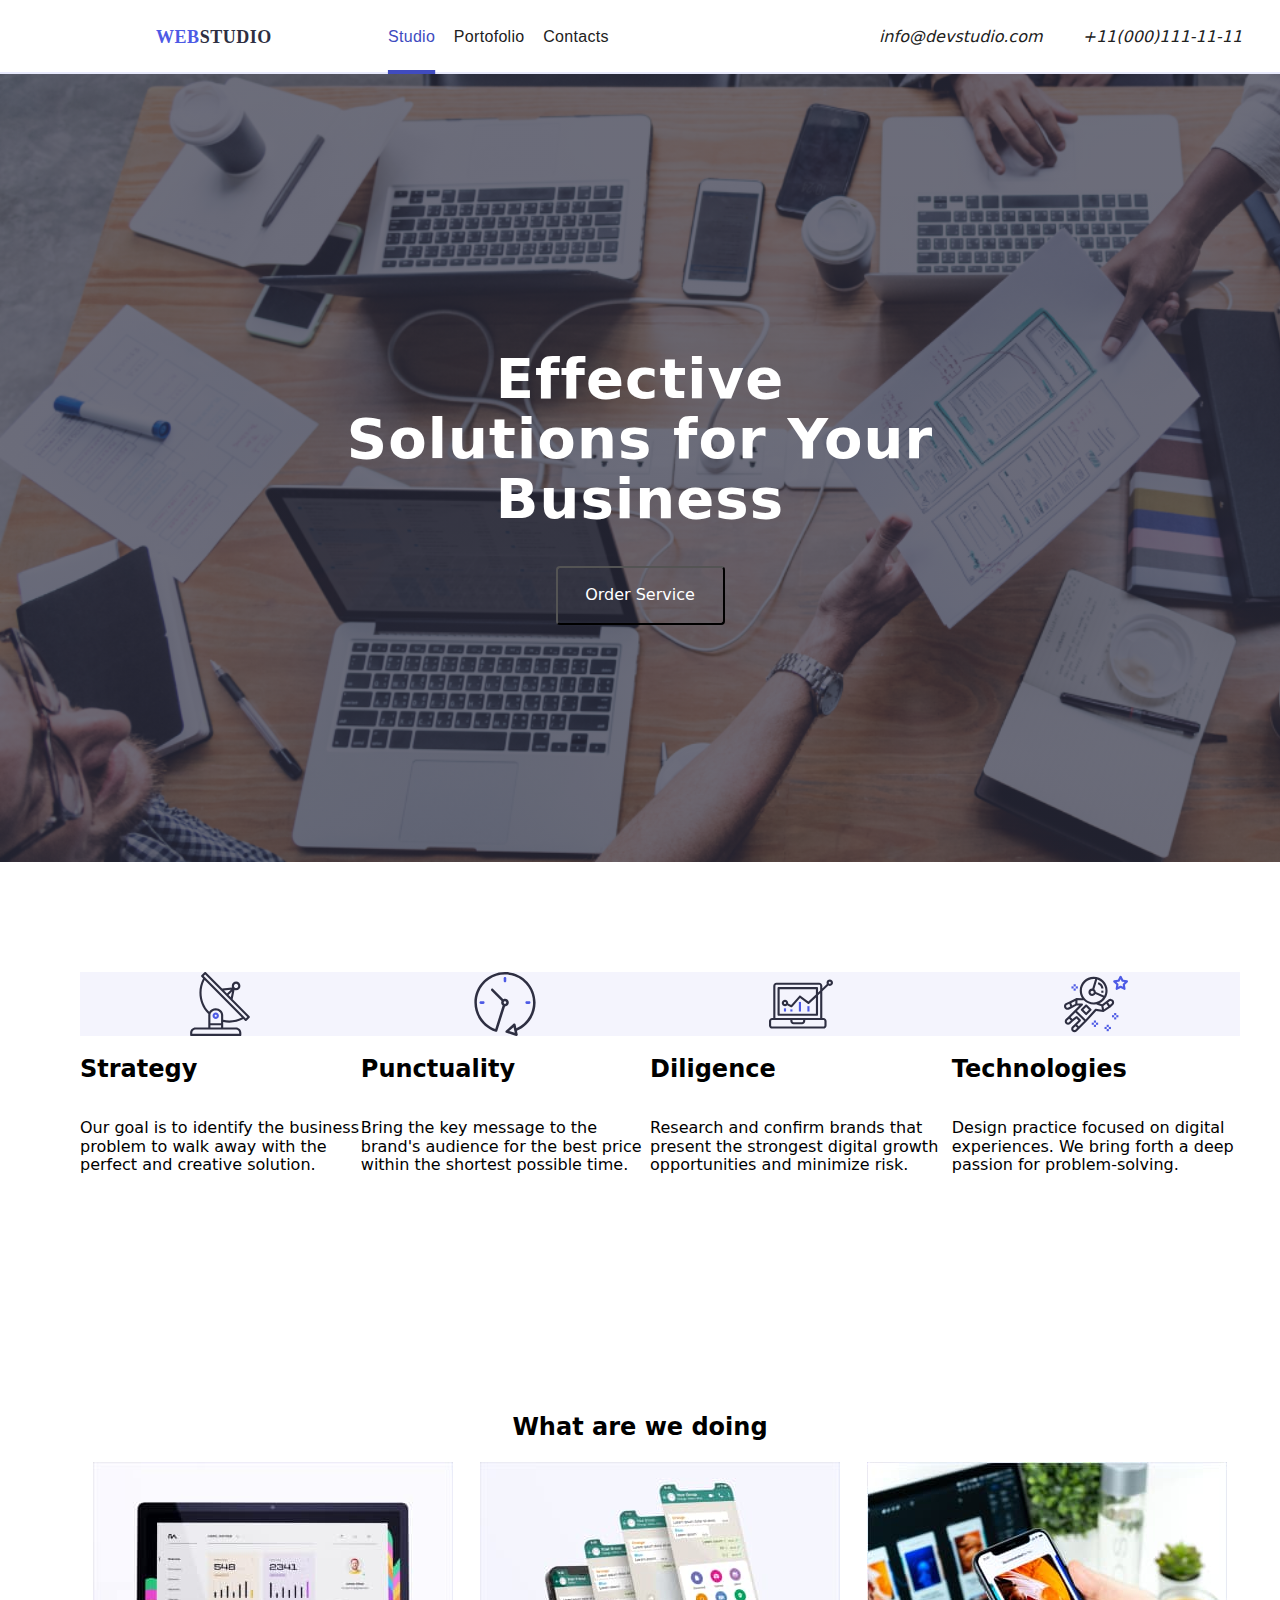
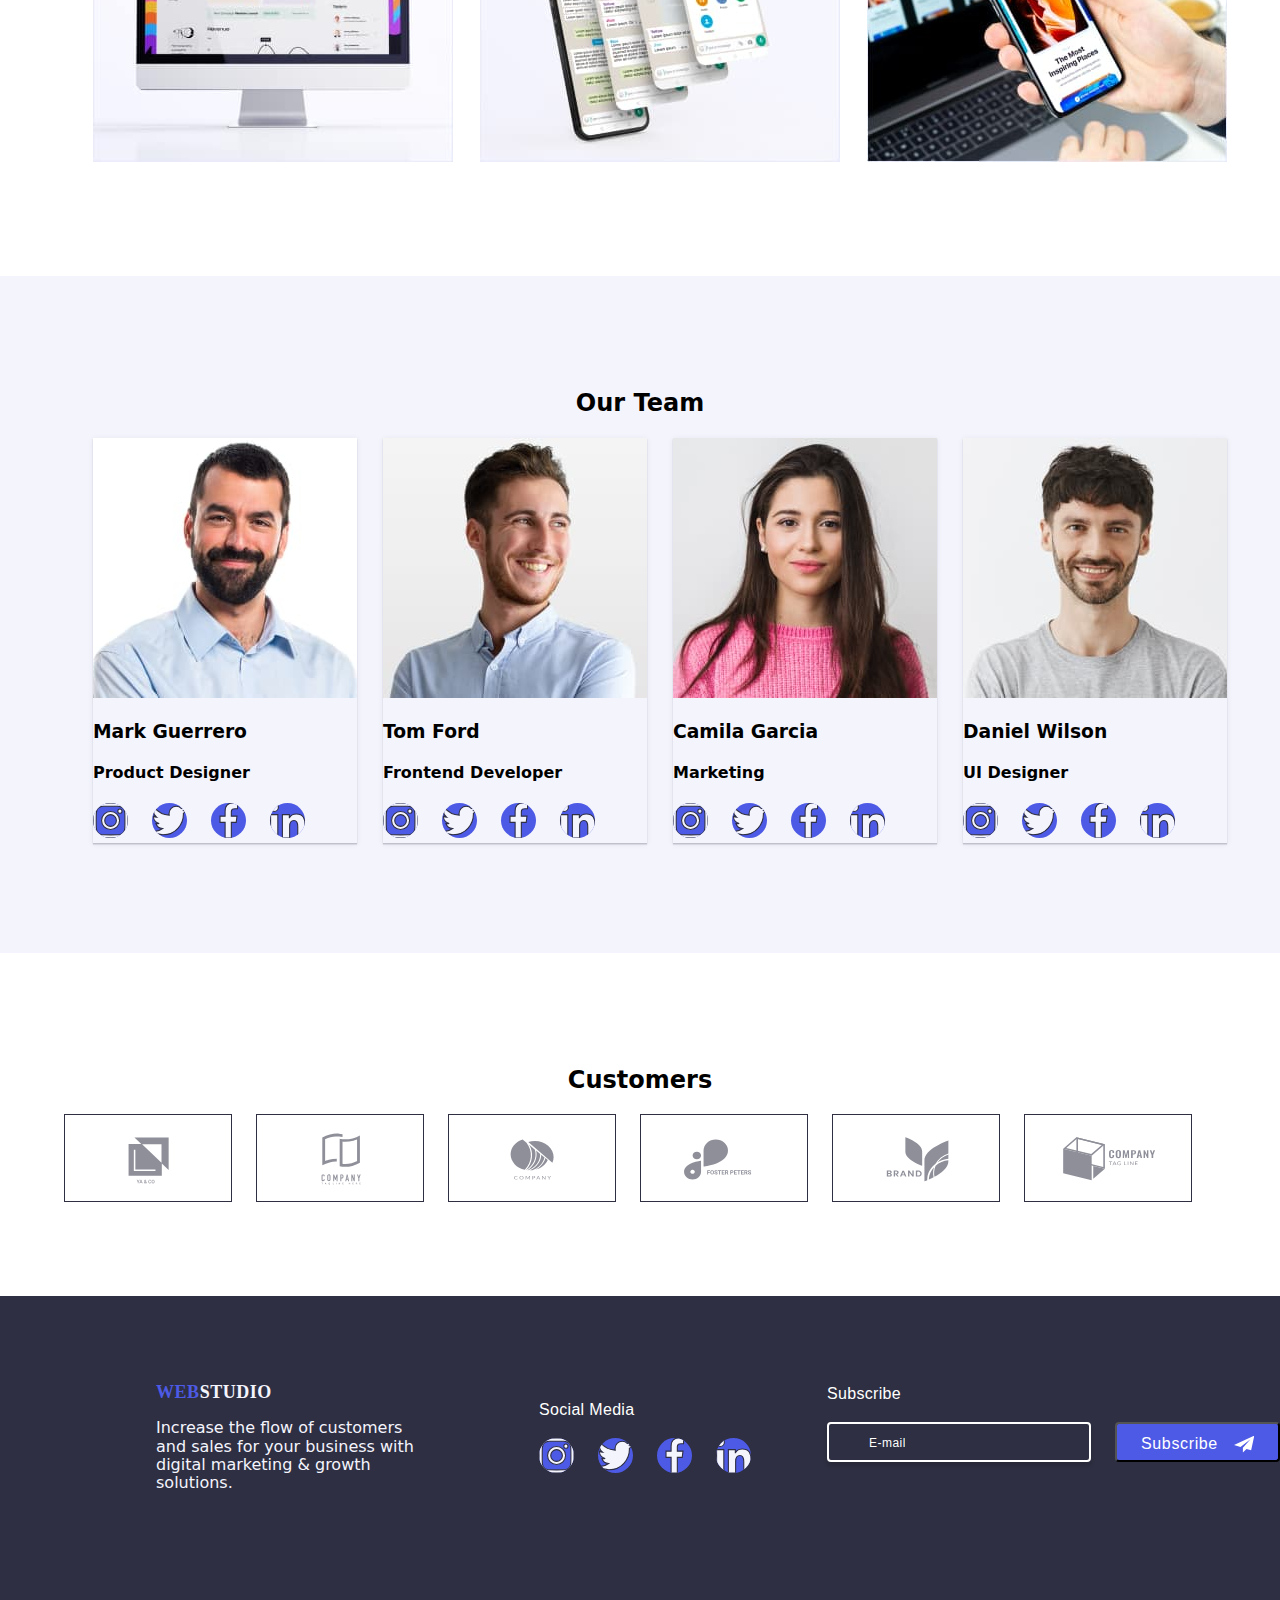
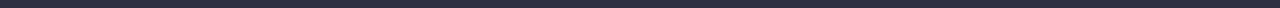
<file: index.html>
<!DOCTYPE html>
<html lang="en">
  <head>
    <meta charset="UTF-8" />
    <meta name="viewport" content="width=device-width, initial-scale=1.0" />
    <title>Studio</title>
    <link rel="preconnect" href="https://fonts.googleapis.com" />
    <link rel="preconnect" href="https://fonts.gstatic.com" crossorigin />
    <link
      href="https://fonts.googleapis.com/css2?family=Raleway:ital,wght@0,700;1,700&family=Roboto:wght@400;500;700;900&display=swap"
    />
    <link rel="stylesheet" href="./css/styles.css" />
    <link rel="stylesheet" href="./css/modern-normalize.css" />
  </head>
  <body>
    <div class="container header-container">
      <header class="header-section">
        <a href="index.html" class="LOGO-TOP"
          ><span class="WEB">WEB</span><span class="Studio-top">STUDIO</span></a
        >
        <nav>
          <ul class="Top-Nav">
            <li class="active">
              <a href="index.html"><span class="active-page">Studio</span></a>
            </li>
            <li>
              <a href="portofolio.html">Portofolio</a>
            </li>
            <li>
              <a href="Contacts.html">Contacts</a>
            </li>
          </ul>
        </nav>
        <address class="contacts-top">
          <a href="mailto:info@devstudio.com">info@devstudio.com</a>
          <a href="tel:+11(000)111-11-11">+11(000)111-11-11</a>
        </address>
      </header>
    </div>
    <main>
      <section class="section background">
        <div class="title-section">
          <div class="container">
            <div class="page-title-section">
              <h1>Effective Solutions for Your Business</h1>
              <div class="order-button">
                <button type="button" class="order" data-modal-open>
                  Order Service
                </button>
              </div>
            </div>
          </div>
        </div>
      </section>

      <div class="modal is-hidden" data-modal>
        <div class="modal-content">
          <button class="close-btn" data-modal-close>
            <svg class="close-icon">
              <use href="./images/icons.svg.svg#icon-close"></use>
            </svg>
          </button>
          <div class="modal-title-container">
            <h3 class="modal-title">
              Leave your contacts and we will call you back
            </h3>
          </div>
          <form name="contacts-form" class="modal-form">
            <label for="user_name">
              <span>Name</span>
              <input
                type="text"
                name="name"
                id="user_name"
                class="focus-within-input"
              />
              <svg class="icon-name-modal">
                <use href="./images/icons.svg.svg#icon-name-modal"></use>
              </svg>
            </label>

            <label for="user_phone">
              <span>Phone</span>
              <input
                type="tel"
                name="phone"
                id="user_phone"
                class="focus-within-input"
              />
              <svg class="icon-name-modal">
                <use href="./images/icons.svg.svg#icon-phone-modal"></use>
              </svg>
            </label>
            <label for="user_email">
              <span>Email</span>
              <input
                type="email"
                name="email"
                id="user_email"
                class="focus-within-input"
              />
              <svg class="icon-name-modal">
                <use href="./images/icons.svg.svg#icon-email-modal"></use>
              </svg>
            </label>
            <label for="comment"></label>
            <span>Comment</span>
            <textarea
              id="comment"
              placeholder="Text input"
              name="Comment"
              cols="5"
              rows="5"
            ></textarea>
            <div class="checkbox-label">
              <label>
                <input
                  type="checkbox"
                  name="agree"
                  value="agree"
                  class="checkmark"
                  required
                />
                <svg class="checkbox-icon">
                  <use href="./images/icons.svg.svg#checkbox"></use>
                </svg>

                <p>
                  I accept the terms and conditions of the
                  <span class="privacy-policy">
                    <a href="Privacy-policy.html">Privacy Policy</a>
                  </span>
                </p>
              </label>
            </div>

            <button type="submit" class="modal-send-button">Send</button>
          </form>
        </div>
      </div>
      <!-- Section 1-->
      <section class="section">
        <div class="presentation-section">
          <div class="container">
            <ul class="presentation">
              <li class="icon-box">
                <div class="presentation-icons">
                  <svg class="First-icons">
                    <use href="./images/icons.svg.svg#icon-Satellite"></use>
                  </svg>
                </div>
                <h2>Strategy</h2>
                <p>
                  Our goal is to identify the business problem to walk away with
                  the perfect and creative solution.
                </p>
              </li>
              <li class="icon-box">
                <div class="presentation-icons">
                  <svg class="First-icons">
                    <use href="./images/icons.svg.svg#icon-clock"></use>
                  </svg>
                </div>
                <h2>Punctuality</h2>
                <p>
                  Bring the key message to the brand's audience for the best
                  price within the shortest possible time.
                </p>
              </li>
              <li class="icon-box">
                <div class="presentation-icons">
                  <svg class="First-icons">
                    <use href="./images/icons.svg.svg#icon-diagram"></use>
                  </svg>
                </div>
                <h2>Diligence</h2>
                <p>
                  Research and confirm brands that present the strongest digital
                  growth opportunities and minimize risk.
                </p>
              </li>
              <li class="icon-box">
                <div class="presentation-icons">
                  <svg class="First-icons">
                    <use href="./images/icons.svg.svg#icon-astronaut"></use>
                  </svg>
                </div>
                <h2>Technologies</h2>
                <p>
                  Design practice focused on digital experiences. We bring forth
                  a deep passion for problem-solving.
                </p>
              </li>
            </ul>
          </div>
        </div>
      </section>

      <!-- Section 2-->
      <section class="section">
        <div class="What-are-we-doing">
          <div class="container">
            <h2 class="Services-title">What are we doing</h2>
            <div>
              <ul class="Services-container">
                <li>
                  <img
                    src="./images/Desktop.jpg"
                    alt="image-desktop"
                    width="360"
                    height="300"
                  />
                </li>
                <li>
                  <img
                    src="./images/Multiscreen.jpg"
                    alt="image-multiscreen"
                    width="360"
                    height="300"
                  />
                </li>
                <li>
                  <img
                    src="./images/phone-laptop.jpg"
                    alt="image phone and laptop"
                    width="360"
                    height="300"
                  />
                </li>
              </ul>
            </div>
          </div>
        </div>
      </section>

      <!--Section 3-->
      <section class="section section-team">
        <div class="Team-container">
          <div class="container">
            <h2 class="team-title-container">Our Team</h2>
            <div>
              <ul class="team-name-container">
                <li class="team-card">
                  <img
                    src="./images/Mark-Guerrero.jpg"
                    alt="Mark-photo"
                    width="264"
                    height="260"
                  />
                  <h3>Mark Guerrero</h3>
                  <h4>Product Designer</h4>
                  <div class="social-icons-list">
                    <a
                      href="https://www.instagram.com/"
                      target="_blank  "
                      aria-label="Instagram-link"
                    >
                      <svg class="icon">
                        <use href="./images/icons.svg.svg#icon-Instagram"></use>
                      </svg>
                    </a>
                    <a
                      href="https://www.twitter.com/"
                      target="_blank  "
                      aria-label="Twitter-link"
                    >
                      <svg class="icon">
                        <use href="./images/icons.svg.svg#icon-Twitter"></use>
                      </svg>
                    </a>
                    <a
                      href="https://www.Facebook.com/"
                      target="_blank  "
                      aria-label="Facebook-link"
                    >
                      <svg class="icon">
                        <use href="./images/icons.svg.svg#icon-Facebook"></use>
                      </svg>
                    </a>
                    <a
                      href="https://www.Linkedin.com/"
                      target="_blank  "
                      aria-label="Linkedin-link"
                    >
                      <svg class="icon">
                        <use href="./images/icons.svg.svg#icon-Linkedin"></use>
                      </svg>
                    </a>
                  </div>
                </li>
                <li class="team-card">
                  <img
                    src="./images/Tom-Ford.jpg"
                    alt="Tom-photo"
                    width="264"
                    height="260"
                  />
                  <h3>Tom Ford</h3>
                  <h4>Frontend Developer</h4>
                  <div class="social-icons-list">
                    <a
                      href="https://www.instagram.com/"
                      target="_blank  "
                      aria-label="Instagram-link"
                    >
                      <svg class="icon">
                        <use href="./images/icons.svg.svg#icon-Instagram"></use>
                      </svg>
                    </a>
                    <a
                      href="https://www.twitter.com/"
                      target="_blank  "
                      aria-label="Twitter-link"
                    >
                      <svg class="icon">
                        <use href="./images/icons.svg.svg#icon-Twitter"></use>
                      </svg>
                    </a>
                    <a
                      href="https://www.Facebook.com/"
                      target="_blank  "
                      aria-label="Facebook-link"
                    >
                      <svg class="icon">
                        <use href="./images/icons.svg.svg#icon-Facebook"></use>
                      </svg>
                    </a>
                    <a
                      href="https://www.Linkedin.com/"
                      target="_blank  "
                      aria-label="Linkedin-link"
                    >
                      <svg class="icon">
                        <use href="./images/icons.svg.svg#icon-Linkedin"></use>
                      </svg>
                    </a>
                  </div>
                </li>
                <li class="team-card">
                  <img
                    src="./images/Camila-Garcia.jpg"
                    alt="Camila-photo"
                    width="264"
                    height="260"
                  />
                  <h3>Camila Garcia</h3>
                  <h4>Marketing</h4>
                  <div class="social-icons-list">
                    <a
                      href="https://www.instagram.com/"
                      target="_blank  "
                      aria-label="Instagram-link"
                    >
                      <svg class="icon">
                        <use href="./images/icons.svg.svg#icon-Instagram"></use>
                      </svg>
                    </a>
                    <a
                      href="https://www.twitter.com/"
                      target="_blank  "
                      aria-label="Twitter-link"
                    >
                      <svg class="icon">
                        <use href="./images/icons.svg.svg#icon-Twitter"></use>
                      </svg>
                    </a>
                    <a
                      href="https://www.Facebook.com/"
                      target="_blank  "
                      aria-label="Facebook-link"
                    >
                      <svg class="icon">
                        <use href="./images/icons.svg.svg#icon-Facebook"></use>
                      </svg>
                    </a>
                    <a
                      href="https://www.Linkedin.com/"
                      target="_blank  "
                      aria-label="Linkedin-link"
                    >
                      <svg class="icon">
                        <use href="./images/icons.svg.svg#icon-Linkedin"></use>
                      </svg>
                    </a>
                  </div>
                </li>
                <li class="team-card">
                  <img
                    src="./images/Daniel-Wilson.jpg"
                    alt="Daniel-photo"
                    width="264"
                    height="260"
                  />
                  <h3>Daniel Wilson</h3>
                  <h4>UI Designer</h4>
                  <div class="social-icons-list">
                    <a
                      href="https://www.instagram.com/"
                      target="_blank  "
                      aria-label="Instagram-link"
                    >
                      <svg class="icon">
                        <use href="./images/icons.svg.svg#icon-Instagram"></use>
                      </svg>
                    </a>
                    <a
                      href="https://www.twitter.com/"
                      target="_blank  "
                      aria-label="Twitter-link"
                    >
                      <svg class="icon">
                        <use href="./images/icons.svg.svg#icon-Twitter"></use>
                      </svg>
                    </a>
                    <a
                      href="https://www.Facebook.com/"
                      target="_blank  "
                      aria-label="Facebook-link"
                    >
                      <svg class="icon">
                        <use href="./images/icons.svg.svg#icon-Facebook"></use>
                      </svg>
                    </a>
                    <a
                      href="https://www.Linkedin.com/"
                      target="_blank  "
                      aria-label="Linkedin-link"
                    >
                      <svg class="icon">
                        <use href="./images/icons.svg.svg#icon-Linkedin"></use>
                      </svg>
                    </a>
                  </div>
                </li>
              </ul>
            </div>
          </div>
        </div>
      </section>
      <section class="section">
        <div class="container">
          <div class="customers">
            <h2>Customers</h2>
            <div class="customers-logo">
              <svg class="customer">
                <use href="./images/icons.svg.svg#icon-Client-1"></use>
              </svg>
              <svg class="customer">
                <use href="./images/icons.svg.svg#icon-Client-2"></use>
              </svg>
              <svg class="customer">
                <use href="./images/icons.svg.svg#icon-Client-3"></use>
              </svg>
              <svg class="customer">
                <use href="./images/icons.svg.svg#icon-Client-4"></use>
              </svg>
              <svg class="customer">
                <use href="./images/icons.svg.svg#icon-Client-5"></use>
              </svg>
              <svg class="customer">
                <use href="./images/icons.svg.svg#icon-Client-6"></use>
              </svg>
            </div>
          </div>
        </div>
      </section>
    </main>
    <footer class="footer-section">
      <div class="footer-description container">
        <a href="index.html"
          ><span class="WEB">WEB</span
          ><span class="Studio-footer">STUDIO</span></a
        >
        <p>
          Increase the flow of customers and sales for your business with
          digital marketing & growth solutions.
        </p>
      </div>
      <div class="social-media-footer">
        <h3 class="footer-social-media-title">Social Media</h3>
        <div class="social-icons-list">
          <a
            href="https://www.instagram.com/"
            target="_blank  "
            aria-label="Instagram-link"
          >
            <svg class="icon">
              <use href="./images/icons.svg.svg#icon-Instagram"></use>
            </svg>
          </a>
          <a
            href="https://www.twitter.com/"
            target="_blank  "
            aria-label="Twitter-link"
          >
            <svg class="icon">
              <use href="./images/icons.svg.svg#icon-Twitter"></use>
            </svg>
          </a>
          <a
            href="https://www.Facebook.com/"
            target="_blank  "
            aria-label="Facebook-link"
          >
            <svg class="icon">
              <use href="./images/icons.svg.svg#icon-Facebook"></use>
            </svg>
          </a>
          <a
            href="https://www.Linkedin.com/"
            target="_blank  "
            aria-label="Linkedin-link"
          >
            <svg class="icon">
              <use href="./images/icons.svg.svg#icon-Linkedin"></use>
            </svg>
          </a>
        </div>
      </div>

      <form class="footer-form">
        <label class="footer-label">
          Subscribe
          <input
            type="email"
            name="email"
            placeholder="E-mail "
            class="footer-input"
          />
        </label>
        <button class="footer-label-button" type="submit">
          Subscribe
          <svg>
            <use href="./images/icons.svg.svg#icon-icon-send"></use>
          </svg>
        </button>
      </form>
    </footer>
    <script src="./js/modal.js"></script>
  </body>
</html>
</file>
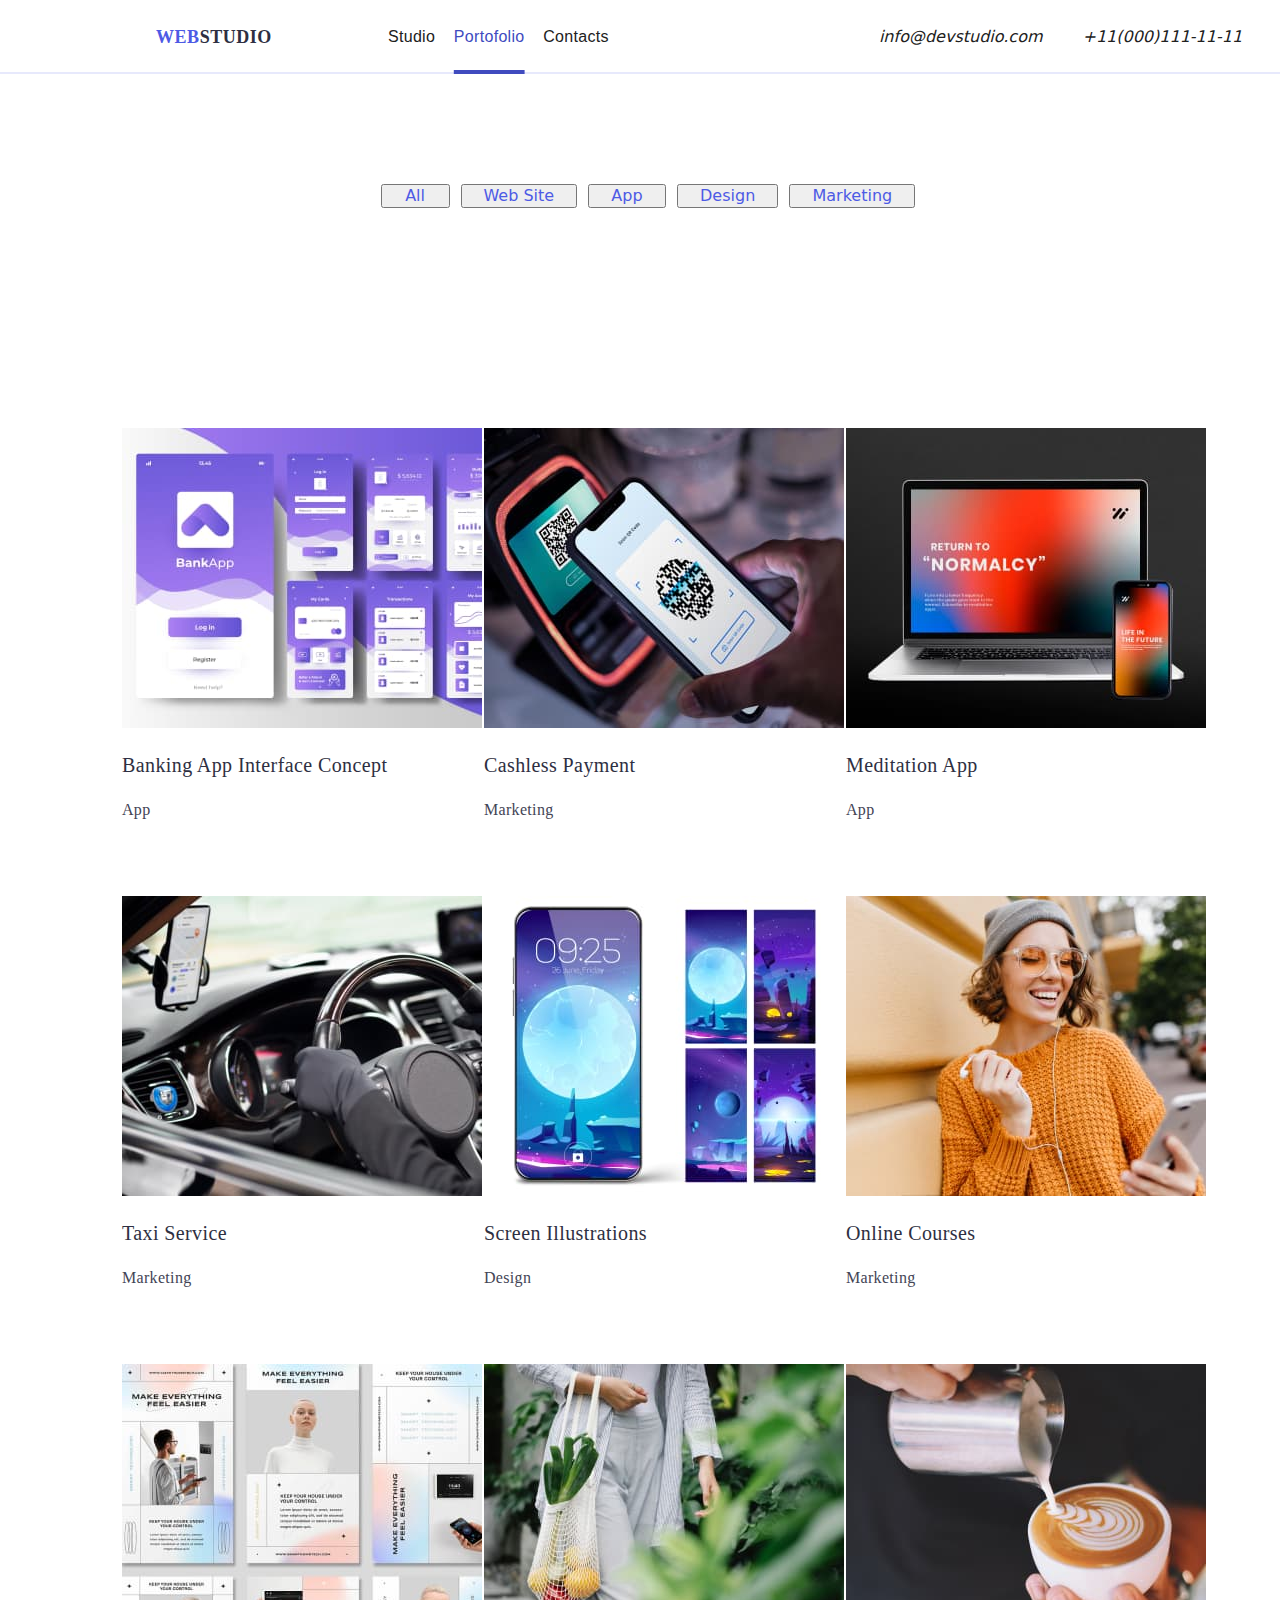
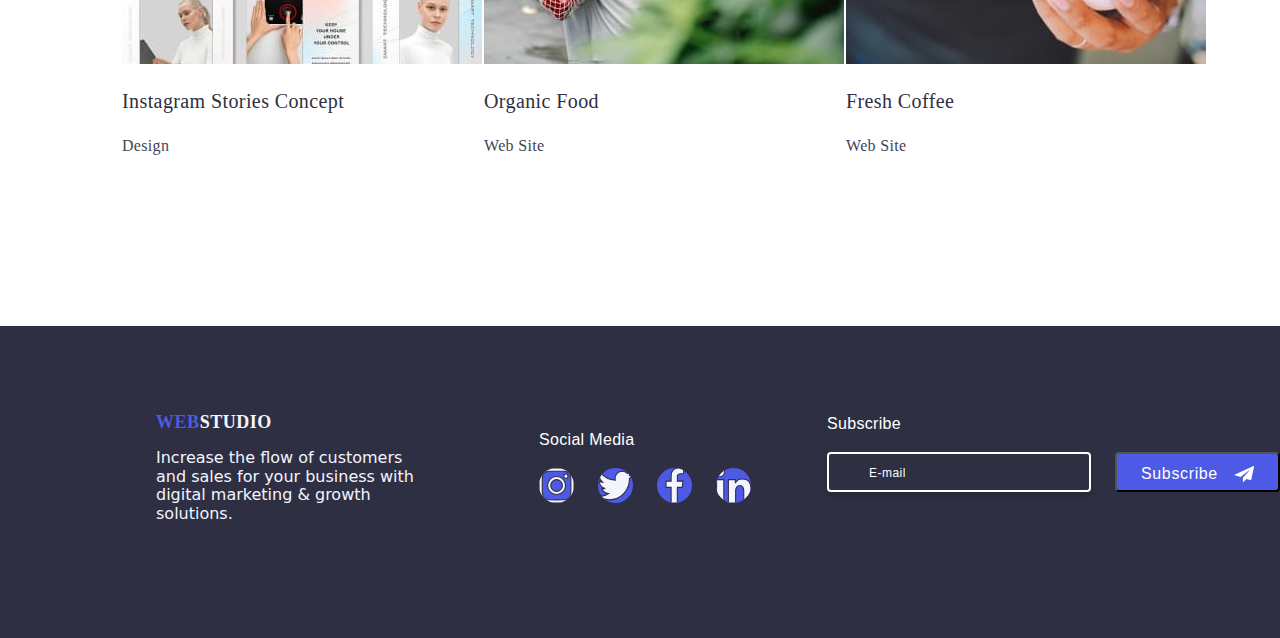
<file: portofolio.html>
<!DOCTYPE html>
<html lang="en">
  <head>
    <meta charset="UTF-8" />
    <meta name="viewport" content="width=device-width, initial-scale=1.0" />
    <title>Portofolio</title>
    <link rel="preconnect" href="https://fonts.googleapis.com" />
    <link rel="preconnect" href="https://fonts.gstatic.com" crossorigin />
    <link
      href="https://fonts.googleapis.com/css2?family=Raleway:ital,wght@0,700;1,700&family=Roboto:wght@400;500;700;900&display=swap"
    />
    <link rel="stylesheet" href="./css/styles.css" />
    <link rel="stylesheet" href="./css/modern-normalize.css" />
  </head>
  <body>
    <div class="container header-container">
      <header class="header-section">
        <a href="index.html" class="LOGO-TOP"
          ><span class="WEB">WEB</span><span class="Studio-top">STUDIO</span></a
        >
        <nav>
          <ul class="Top-Nav">
            <li>
              <a href="index.html">Studio</a>
            </li>
            <li class="active">
              <a href="portofolio.html"
                ><span class="active-page">Portofolio </span></a
              >
            </li>
            <li>
              <a href="contacts.html"> <span>Contacts</span></a>
            </li>
          </ul>
        </nav>
        <address class="contacts-top">
          <a href="mailto:info@devstudio.com">info@devstudio.com</a>
          <a href="tel:+11(000)111-11-11">+11(000)111-11-11</a>
        </address>
      </header>
    </div>
    <main>
      <!-- Button-Section -->
      <section class="section">
        <div class="container">
          <nav class="buttons-container">
            <ul class="buttons">
              <li>
                <button type="button" class="button-All button-color">
                  All
                </button>
              </li>
              <li>
                <button type="button" class="button-Web button-color">
                  Web Site
                </button>
              </li>
              <li>
                <button type="button" class="button-App button-color">
                  App
                </button>
              </li>
              <li>
                <button type="button" class="button-Design button-color">
                  Design
                </button>
              </li>
              <li>
                <button type="button" class="button-Marketing button-color">
                  Marketing
                </button>
              </li>
            </ul>
          </nav>
        </div>
      </section>
      <!-- Project Cards -->
      <section class="section">
        <div class="Project-section">
          <div class="container">
            <ul>
              <!-- Row 1 -->
              <ul class="row-1">
                <li class="card">
                  <div class="card-overlay">
                    <img
                      height="300"
                      width="360"
                      src="./images/P-App-image.jpg"
                      alt="App"
                    />
                    <div class="overlay">
                      <p class="text-overlay">
                        14 Stylish and User-Friendly App Design Concepts · Task
                        Manager App · Calorie Tracker App · Exotic Fruit
                        Ecommerce App · Cloud Storage App
                      </p>
                    </div>
                  </div>
                  <h3>Banking App Interface Concept</h3>
                  <h4>App</h4>
                </li>
                <li class="card">
                  <div class="card-overlay">
                    <img
                      height="300"
                      width="360"
                      src="./images/P-Marketing-Image.jpg"
                      alt="Marketing-Image"
                    />
                    <div class="overlay">
                      <p class="text-overlay">
                        14 Stylish and User-Friendly App Design Concepts · Task
                        Manager App · Calorie Tracker App · Exotic Fruit
                        Ecommerce App · Cloud Storage App
                      </p>
                    </div>
                  </div>
                  <h3>Cashless Payment</h3>
                  <h4>Marketing</h4>
                </li>
                <li class="card">
                  <div class="card-overlay">
                    <img
                      height="300"
                      width="360"
                      src="./images/P-Laptop-phone.jpg"
                      alt="Laptop-phone-image"
                    />
                    <div class="overlay">
                      <p class="text-overlay">
                        14 Stylish and User-Friendly App Design Concepts · Task
                        Manager App · Calorie Tracker App · Exotic Fruit
                        Ecommerce App · Cloud Storage App
                      </p>
                    </div>
                  </div>
                  <h3>Meditation App</h3>
                  <h4>App</h4>
                </li>
              </ul>

              <!-- Row 2 -->
              <ul class="row-2">
                <li class="card">
                  <div class="card-overlay">
                    <img
                      height="300"
                      width="360"
                      src="./images/P-Steering-wheel.jpg"
                      alt="P-Steering-wheel"
                    />
                    <div class="overlay">
                      <p class="text-overlay">
                        14 Stylish and User-Friendly App Design Concepts · Task
                        Manager App · Calorie Tracker App · Exotic Fruit
                        Ecommerce App · Cloud Storage App
                      </p>
                    </div>
                  </div>
                  <h3>Taxi Service</h3>
                  <h4>Marketing</h4>
                </li>

                <li class="card">
                  <div class="card-overlay">
                    <img
                      height="300"
                      width="360"
                      src="./images/P-Phone-Multiscreen.jpg"
                      alt="P-Phone-Multiscreen"
                    />
                    <div class="overlay">
                      <p class="text-overlay">
                        14 Stylish and User-Friendly App Design Concepts · Task
                        Manager App · Calorie Tracker App · Exotic Fruit
                        Ecommerce App · Cloud Storage App
                      </p>
                    </div>
                  </div>
                  <h3>Screen Illustrations</h3>
                  <h4>Design</h4>
                </li>
                <li class="card">
                  <div class="card-overlay">
                    <img
                      height="300"
                      width="360"
                      src="./images/P-Girl-Smile.jpg"
                      alt="P-Girl-Smile"
                    />
                    <div class="overlay">
                      <p class="text-overlay">
                        14 Stylish and User-Friendly App Design Concepts · Task
                        Manager App · Calorie Tracker App · Exotic Fruit
                        Ecommerce App · Cloud Storage App
                      </p>
                    </div>
                  </div>
                  <h3>Online Courses</h3>
                  <h4>Marketing</h4>
                </li>
              </ul>

              <!-- Row 3 -->
              <ul class="row-3">
                <li class="card">
                  <div class="card-overlay">
                    <img
                      height="300"
                      width="360"
                      src="./images/P-Instagram-story-concept.jpg"
                      alt="P-Instagram-story-concept"
                    />
                    <div class="overlay">
                      <p class="text-overlay">
                        14 Stylish and User-Friendly App Design Concepts · Task
                        Manager App · Calorie Tracker App · Exotic Fruit
                        Ecommerce App · Cloud Storage App
                      </p>
                    </div>
                  </div>
                  <h3>Instagram Stories Concept</h3>
                  <h4>Design</h4>
                </li>
                <li class="card">
                  <div class="card-overlay">
                    <img
                      height="300"
                      width="360"
                      src="./images/P-Girl-Bag.jpg"
                      alt="P-Girl-Bag"
                    />
                    <div class="overlay">
                      <p class="text-overlay">
                        14 Stylish and User-Friendly App Design Concepts · Task
                        Manager App · Calorie Tracker App · Exotic Fruit
                        Ecommerce App · Cloud Storage App
                      </p>
                    </div>
                  </div>
                  <h3>Organic Food</h3>
                  <h4>Web Site</h4>
                </li>
                <li class="card">
                  <div class="card-overlay">
                    <img
                      height="300"
                      width="360"
                      src="./images/P-coffe-cup.jpg"
                      alt="P-coffe-cup"
                    />
                    <div class="overlay">
                      <p class="text-overlay">
                        14 Stylish and User-Friendly App Design Concepts · Task
                        Manager App · Calorie Tracker App · Exotic Fruit
                        Ecommerce App · Cloud Storage App
                      </p>
                    </div>
                  </div>
                  <h3>Fresh Coffee</h3>
                  <h4>Web Site</h4>
                </li>
              </ul>
            </ul>
          </div>
        </div>
      </section>
    </main>
    <footer class="footer-section">
      <div class="footer-description container">
        <a href="index.html"
          ><span class="WEB">WEB</span
          ><span class="Studio-footer">STUDIO</span></a
        >
        <p>
          Increase the flow of customers and sales for your business with
          digital marketing & growth solutions.
        </p>
      </div>
      <div class="social-media-footer">
        <h3 class="footer-social-media-title">Social Media</h3>
        <div class="social-icons-list">
          <a
            href="https://www.instagram.com/"
            target="_blank  "
            aria-label="Instagram-link"
          >
            <svg class="icon">
              <use href="./images/icons.svg.svg#icon-Instagram"></use>
            </svg>
          </a>
          <a
            href="https://www.twitter.com/"
            target="_blank  "
            aria-label="Twitter-link"
          >
            <svg class="icon">
              <use href="./images/icons.svg.svg#icon-Twitter"></use>
            </svg>
          </a>
          <a
            href="https://www.Facebook.com/"
            target="_blank  "
            aria-label="Facebook-link"
          >
            <svg class="icon">
              <use href="./images/icons.svg.svg#icon-Facebook"></use>
            </svg>
          </a>
          <a
            href="https://www.Linkedin.com/"
            target="_blank  "
            aria-label="Linkedin-link"
          >
            <svg class="icon">
              <use href="./images/icons.svg.svg#icon-Linkedin"></use>
            </svg>
          </a>
        </div>
      </div>

      <form class="footer-form">
        <label class="footer-label">
          Subscribe
          <input
            type="email"
            name="email"
            placeholder="E-mail "
            class="footer-input"
          />
        </label>
        <button class="footer-label-button" type="submit">
          Subscribe
          <svg>
            <use href="./images/icons.svg.svg#icon-icon-send"></use>
          </svg>
        </button>
      </form>
    </footer>
  </body>
</html>
</file>
<file: css/styles.css>
:root {
  --button-text-color: white;
  --button-color-hover: blue;
  --font-family: "Roboto", sans-serif;
  --second-family: "Raleway", sans-serif;
  --iris: #4d5ae5;
  --ocean: #404bbf;
  --navy-blue: #2e2f42;
  --green: #31d0aa;
  --slate: #434455;
  --light-slate: #8e8f99;
  --cornflower: #e7e9fc;
  --cloud: #f4f4fd;
  --navy-blue-modal: rgba(46, 47, 66, 0.4);
  --grey: rgba(46, 47, 66, 0.7);
  --white: #fff;
  --dairy: #fcfcfc;
  --card-overlay: #4d5ae5;
  --hover-transition: transform 250ms cubic-bezier(0.4, 0, 0.2, 1);
  --transition: 250ms cubic-bezier(0.4, 0, 0.2, 1);
}
* {
  text-decoration: none;
}

.body {
  font-family: var(--font-family);
  text-decoration: none;
  align-content: center;
}
.Top-Nav {
  font-family: var(--font-family);
  font-weight: 500;
  font-size: 16px;
  width: 261px;
  line-height: 150%;
  letter-spacing: 0.02em;
  color:#212121;
  margin-left: 76px;
  margin-right: 270px;
  display: flex;
  justify-content: space-between;
  list-style: none;
  text-decoration: none;
}
.Top-Nav a{
  color: #212121;
}
.active-page{
  color: var(--ocean);
}
.active {
  position: relative;
  text-decoration: underline var(--ocean) 4px;
  text-underline-offset: 28px;}

  address a{
    color: #212121;
  }
  

.section {
  display: flex;
  justify-content: center;
  background-size: cover;

  padding: 94px 0;
}
.container {
  width: 1200px;
}
.contacts-top{
  display: flex;
 gap: 40px; 
 color: #212121;
}.contacts-top a:hover,
.contacts-top a:focus {
  color: red;
  transition: var(--transition);
}

.buttons button:hover,
.buttons button:focus {
  color: var(--button-text-color);
  background-color: var(--button-color-hover);
  cursor: pointer;
  transition: var(--transition);
}
.button:hover,
.button button:focus {
  color: var(--button-text-color);
  background-color: var(--button-color-hover);
  cursor: pointer;
  transition: var(--transition);
}

.header-section {
  display: flex;
  flex-direction: row;
  align-items: center;
  height: 74px;
  width: auto;
}
.header-container {
  width: 1440px;
  height: 74px;

  border-bottom: 2px solid #e7e9fc;
}

.LOGO-TOP {
  margin-left: 156px;
}
.footer-section {
  display: flex;
  flex-direction: row;
  align-items: center;
  background-color: #2e2f42;
  height: 312px;
}
.footer-description {
  color: var(--cloud);
  height: 112px;
  width: 264px;
  margin-top: 86px;
  margin-bottom: 114px;
  margin-left: 156px;
  margin-right: 120px;
}
.footer-form {
  display: flex;
  justify-content: center;
  align-items: flex-end;
  width: 453px;
  height: 80px;
  margin-top: 86px;
  margin-bottom: 146px;
  margin-left: 80px;
  font-size: 16px;
  color: #fff;
}

.footer-label {
  display: flex;
  flex-direction: column;
  gap: 16px;
  font-family: var(--font-family);
  font-weight: 500;
  font-size: 16px;
  line-height: 150%;
  letter-spacing: 0.02em;
  color: var(--white);
}

.footer-input {
  background-color: transparent;
  color: #fff;
  border: 2px solid #fff;
  border-radius: 4px;
  width: 264px;
  height: 40px;
  outline: none;
  box-shadow: 0 4px 4px 0 rgba(0, 0, 0, 0.15);

}
.footer-input:focus{
  background-color: transparent;
}
.footer-label > input::placeholder {
  font-family: var(--font-family);
  font-weight: 400;
  font-size: 12px;
  line-height: 200%;
  letter-spacing: 0.04em;
  color: #fff;
  width: 36px;
  height: 24px;
}
.footer-label-button {
  display: flex;
  flex-direction: row;
  justify-content: end;
  margin-left: 24px;
  border-radius: 4px;
  padding: 8px 24px;
  width: 165px;
  height: 40px;
  outline: none;
  background-color: var(--iris);
  font-family: var(--font-family);
  font-weight: 500;
  font-size: 16px;
  line-height: 150%;
  letter-spacing: 0.04em;
  text-align: center;
  color: #fff;
}
.footer-label-button svg {
  display: flex;
  justify-content: center;
  align-items: center;
  width: 24px;
  height: 24px;
  margin-left: 16px;
}
.social-media-footer {
  margin-top: 86px;
  margin-bottom: 146px;
  width: 208px;
  height: 80px;
}

.footer-social-media-title {
  font-family: var(--font-family);
  font-weight: 500;
  font-size: 16px;
  line-height: 150%;
  letter-spacing: 0.02em;
  color: var(--white);
}
.WEB {
  font-family: Raleway;
  font-size: 18px;
  font-weight: 800;
  line-height: 21px;
  letter-spacing: 0.03em;
  text-align: left;
  color: #4d5ae5;
}
.Studio-footer {
  font-family: Raleway;
  font-size: 18px;
  font-weight: 800;
  line-height: 21px;
  letter-spacing: 0.03em;
  text-align: left;
  color: #f4f4fd;
}
.Studio-top {
  font-family: Raleway;
  font-size: 18px;
  font-weight: 800;
  line-height: 21px;
  letter-spacing: 0.03em;
  text-align: left;
  color: #2e2f42;
}

/*  Studio page  */
.background {
  background-color: var(--navy-blue);
  background: linear-gradient(rgba(46, 47, 66, 0.7), rgba(46, 47, 66, 0.7)),
    url(../images/people-office.png);
  background-size: cover;
}
.title-section {
  display: flex;
  flex-direction: column;
  justify-content: center;
  align-items: center;

  max-width: 1440px;
  height: 600px;
  top: 72px;
}

.page-title-section {
  display: flex;
  flex-direction: column;
  justify-content: center;
  align-items: center;
}

.page-title-section h1 {
  padding: 0 300px;
  font-size: 56px;
  font-weight: 700;
  line-height: 60px;
  letter-spacing: 0.02em;
  text-align: center;
  color: #fff;
}
.order-button {
  
  box-shadow: 0 4px 4px 0 rgb(0 0 0 15%);
  outline: none;
}
.order {
  background-color: transparent;
  color: #fff;
  outline: none;
  width: 169px;
    height: 59px;
    border-radius: 4px;
}

.order-button button:hover,
.order-button button:focus {
  color: var(--button-text-color);
  background-color: var(--button-color-hover);
  cursor: pointer;
  transition: var(--transition);
}

.presentation {
  display: flex;
  flex-direction: row;
  justify-content: space-between;
}
.icon-box {
  display: flex;
  flex-direction: column;
  justify-content: flex-start;
}
.presentation-icons {
  display: flex;
  justify-content: center;
  align-items: center;
  background-color: #f4f4fd;
  gap: 24px;
}
.First-icons {
  width: 64px;
  height: 64px;
}
.what-are-we-doing {
  display: flex;
  flex-direction: row;
  justify-content: center;

  width: 1128px;
  height: 412px;
  top: 1016px;
  left: 156px;
}
.Services-title {
  display: flex;
  justify-content: center;
}
.Services-container {
  display: flex;
  flex-direction: row;
  justify-content: space-around;
  list-style: none;
}
.Services {
  flex-direction: column;
}
.Team-container {
  top: 1548px;
}
.section-team {
  background: #f4f4fd;
}
.Team {
  display: flex;
  flex-direction: column;
}
.team-title-container {
  display: flex;
  justify-content: center;
}

.team-name-container {
  display: flex;
  flex-direction: row;
  justify-content: space-around;
  list-style: none;
}
.team-name-container > li {
  box-shadow: 0 1px 6px 0 rgb(46, 47, 66, 8%), 0 1px 1px 0 rgb(46, 47, 66, 16%),
    0 2px 1px 0 rgb(46, 47, 66, 8%);
}

.social-icons-list {
  display: flex;
  flex-direction: row;
  gap: 24px;
  margin-top: 8px;
}
.social-icons-list .icon {
  width: 35px;
  height: 35px;
  border-radius: 50%;
  stroke: #2e2f42;
  background-color: rgba(77, 90, 229, 1);
}
.social-icons-list .icon:hover {
  background-color: rgba(5, 25, 246, 0.99);
  transition: var(--transition);
}
.customers {
  display: flex;
  flex-direction: column;
  justify-content: center;
  align-items: center;
}
.customers-logo {
  display: flex;
  flex-direction: row;
  justify-content: space-evenly;
}
.customers-logo svg {
  width: 168px;
  height: 88px;
  margin-right: 24px;
}

.customers-logo .customer:hover {
  background-color: #c1c2ce;
  cursor: pointer;
  transition: var(--transition);
}
.customer {
  border: 1px solid #2e2f42;
}

/* Portofolio page */
.buttons-container {
  display: flex;
  justify-content: center;
  top: 168px;
  left: 427px;
}

.buttons {
  width: 586px;
  display: flex;
  justify-content: space-around;
  list-style: none;
  margin-right: 24px;
}

.buttons button:hover {
  box-shadow: 5px 5px rgb(200, 202, 205);
  transition: var(--transition);
}
.buttons button:active {
  color: #3ce60d;
}
.button-color {
  color: #4d5ae5;
}

.button-All {
  width: 69px;
}
.button-Web {
  width: 116px;
}
.button-App {
  width: 78px;
}
.button-Design {
  width: 101px;
}
.button-Marketing {
  width: 126px;
}
.Project-section > li {
  width: 360px;
  height: 420px;
  top: 288px;
  left: 156px;
  padding: 0px, 0px, 32px, 0px;
  border: 1px;
}
.Project-section h3 {
  font-family: Roboto;
  font-size: 20px;
  font-weight: 500;
  line-height: 24px;
  letter-spacing: 0.02em;
  text-align: left;
  color: #2e2f42;
}
.Project-section h4 {
  font-family: Roboto;
  font-size: 16px;
  font-weight: 400;
  line-height: 24px;
  letter-spacing: 0.02em;
  text-align: left;
  color: #434455;
}
.Project-section {
  display: flex;
  justify-content: center;
  align-items: center;
}
.card {
  border: 10px;
}
.card:hover {
  box-shadow: 10px 10px rgb(200, 202, 205);
  transition: var(--transition);
}

.row-1 {
  display: flex;
  flex-direction: row;
  justify-content: space-evenly;
  list-style: none;
  border-bottom: 32px;
  margin-bottom: 48px;
  width: 1128px;
  height: 420px;
  top: 288px;
  left: 156px;
  border: 1px;
}
.row-2 {
  display: flex;
  flex-direction: row;
  justify-content: space-evenly;
  list-style: none;
  border-bottom: 32px;
  margin-bottom: 48px;
  width: 1128px;
  height: 420px;
  top: 756px;
  left: 156px;
  border: 1px;
}
.row-3 {
  display: flex;
  flex-direction: row;
  justify-content: space-evenly;
  list-style: none;
  border-bottom: 32px;
  margin-bottom: 48px;
  width: 1128px;
  height: 420px;
  top: 1224px;
  left: 156px;
  border: 1px;
}
.overlay {
  display: flex;
  justify-content: center;
  background-color: var(--card-overlay);
  position: absolute;
  transform: translateY(101%);
  top: 0;
  width: 360px;
  height: 420px;
  opacity: 1;
  transition: var(--hover-transition);
}
.text-overlay {
  color: #fff;
  margin: 40px 32px 0 32px;
}
.card-overlay {
  position: relative;
  overflow: hidden;
}
.card-overlay:hover .overlay {
  transform: translateY(0px);
}

/* Modal*/
.is-hidden {
  visibility: hidden;
  transform: scale(1.2);
}

.modal {
  position: fixed;
  left: 0;
  top: 0;
  width: 100vw;
  height: 100vh;
  display: flex;
  justify-content: center;
  align-items: center;
  z-index: 1;
  background-color: rgb(46, 47, 66, 40%);
  box-shadow: 0 1px 1px 0 rgb(0, 0, 0, 14%), 0 1px 3px 0 rgb(0, 0, 0, 12%),
    0 2px 1px 0 rgb(0, 0, 0, 20%);
  transition: var(--transition);
}
.modal-content {
  margin: 0 auto;
  padding: 16px;
  width: 408px;
  height: 584px;
  background-color: #fff;
  position: relative;
  border: 1px solid transparent;
  border-radius: 4px;
}

.close-btn {
  display: flex;
  justify-content: center;
  align-items: center;
  background-color: #e7e9fc;
  border-radius: 50%;
  color: #2e2f42;
  width: 24px;
  height: 24px;
  outline: none;
  position: absolute;
  right: 24px;
  top: 24px;
  border-color: transparent;
}
.close-icon {
  width: 8px;
  height: 8px;
  color: var(--navy-blue);
}
.modal-title {
  font-family: var(--font-family);
  margin-top: 40px;
  font-weight: bold;
  font-size: 16px;
  line-height: 150%;
  letter-spacing: 0.02em;
  text-align: justify;
  color: var(--navy-blue);
}

.modal-form {
  display: flex;
  flex-direction: column;
  gap: 4px;
}
.modal-form label {
  display: flex;
  flex-direction: column;
  gap: 4px;
}
.modal-form div {
  display: flex;
  flex-direction: row;
  align-items: center;
  width: 360px;
  height: 16px;
  margin-top: 16px;
  font-family: var(--font-family);
  font-weight: 400;
  font-size: 12px;
  line-height: 117%;
  letter-spacing: 0.04em;
  color: var(--light-slate);
  gap: 8px;
}
.checkbox-label {
  display: flex;
  flex-direction: row;
  position: relative;
}
.checkbox-label p {
  padding-left: 24px;
}
.checkmark {
  appearance: none;
  position: absolute;
  border: none;
}
.checkmark:focus-within {
  appearance: none;
}
.checkmark:checked + .checkbox-icon {
  background-color: #4d5ae5;

  fill: #ffffff;
  outline: none;
  stroke: var(--white);
  stroke-width: 0.2;
}
.checkmark .checkbox-label .checkmark:focus + .checkbox-icon,
.checkbox-label .checkmark:checked:focus + .checkbox-icon {
  background-color: blue;
}
.checkbox-label .checkbox-icon {
  width: 16px;
  height: 16px;
  margin-right: 7px;
  fill: none;
  border: 1px solid #212121;
  border-radius: 2px;
  transition: border-color 250ms cubic-bezier(0.4, 0, 0.2, 1),
    background-color 250ms cubic-bezier(0.4, 0, 0.2, 1),
    fill 250ms cubic-bezier(0.4, 0, 0.2, 1);
}
.checkbox-icon {
  position: absolute;
  margin-top: 11px;
  display: inline-block;

  width: 1em;
  height: 1em;
  stroke-width: 1px;
  border: 1px solid;
  border-radius: 2px;
  color: #434455;
  stroke: #fff;
}

.privacy-policy {
  line-height: 133%;
  text-decoration: underline;
  text-decoration-skip-ink: none;
  color: var(--iris);
}

.modal-form textarea {
  resize: none;
  width: 360px;
  height: 130px;
}

.input-container svg {
  width: 18px;
  height: 18px;
}
.modal-send-button {
  outline: none;
  border: none;
  cursor: pointer;
  display: flex;
  align-items: center;
  justify-content: center;
  position: relative;
  margin-top: 24px;
  margin-left: 106px;
  background-color: var(--iris);
  font-size: 16px;
  color: white;
  letter-spacing: 2px;
  padding: 25px 80px;
  border-radius: 4px;
  width: 169px;
  height: 56px;
  box-shadow: 0 9px rgba(20, 20, 20, 0.15);
}
.modal-send-button:hover {
  background-color: var(--button-color-hover);
  box-shadow: 0 3px rgba(20, 20, 20, 0.15);
  top: 1px;
}
.modal-send-button:active {
  box-shadow: none;
  top: 2px;
}
.icon-name-modal {
  position: absolute;
  top: 26px;
  left: 16px;
  width: 18px;
  height: 24px;
}
textarea::placeholder {
  color: #2e2f42;
}

.modal-form label:focus-within {
  fill: #4d5ae5;
}
.modal-form input,
textarea {
  outline: none;
}
.focus-within-input:focus-within {
  border: 2px solid #4d5ae5;
}
.focus-within-input,
textarea {
  border: 1px solid;
  border-radius: 4px;
  border-color: var(--navy-blue-modal);
}

.modal-form > textarea:focus-within {
  border: 2px solid #4d5ae5;
}
.modal-form textarea::placeholder {
  padding-left: 16px;
  padding-top: 8px;
  font-family: var(--font-family);
  font-weight: 400;
  font-size: 12px;
  line-height: 117%;
  letter-spacing: 0.04em;
  color: var(--navy-blue-modal);
}

form label {
  position: relative;
}
form label input {
  padding-left: 40px;
  width: 360px;
  height: 40px;
}
.modal-form span {
  color: var(--light-slate);

  font-family: var(--font-family);
  font-weight: 400;
  font-size: 12px;
  line-height: 117%;
  letter-spacing: 0.04em;
}
</file>
